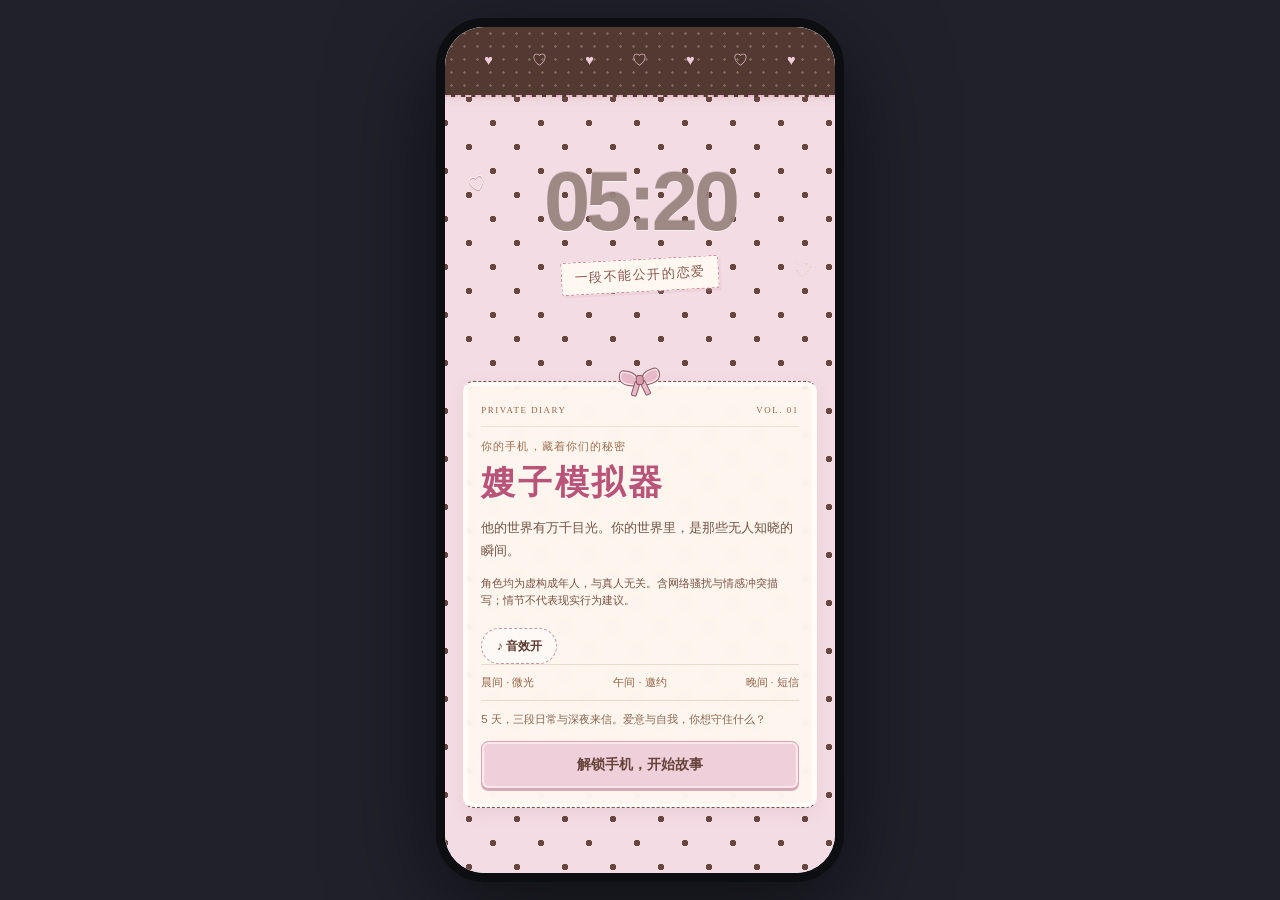
<file: index.html>
<!doctype html><html lang="zh-CN"><head><meta charset="utf-8"><meta name="viewport" content="width=device-width,initial-scale=1,viewport-fit=cover"><link rel="icon" href="icons/icon-192.png"><link rel="apple-touch-icon" sizes="180x180" href="icons/apple-touch-icon.png"><link rel="manifest" href="manifest.webmanifest"><meta name="theme-color" content="#FDF2F5"><meta name="mobile-web-app-capable" content="yes"><meta name="apple-mobile-web-app-capable" content="yes"><meta name="apple-mobile-web-app-status-bar-style" content="default"><meta name="apple-mobile-web-app-title" content="嫂子模拟器"><title>嫂子模拟器 · 互动故事</title><meta name="description" content="一段不能公开的恋爱。五天的虚构互动故事，在微光、微聊和短信之间作出自己的选择。"><style>*{box-sizing:border-box}body{margin:0;background:#20212a;min-height:100vh;display:flex;justify-content:center;align-items:center;padding:18px;font-family:-apple-system,BlinkMacSystemFont,'Microsoft YaHei',sans-serif}.phone{width:408px;height:min(890px,calc(100vh - 36px));border:9px solid #0d0e12;border-radius:48px;overflow:hidden;box-shadow:0 25px 100px #0008}iframe{width:100%;height:100%;border:0;display:block}@media(max-width:480px){body{padding:env(safe-area-inset-top) 0 env(safe-area-inset-bottom);background:#f4dce4}.phone{width:100%;height:100vh;height:calc(100dvh - env(safe-area-inset-top) - env(safe-area-inset-bottom));border:0;border-radius:0;box-shadow:none}}@media(display-mode:standalone){body{padding:env(safe-area-inset-top) 0 env(safe-area-inset-bottom);background:#FDF2F5}.phone{width:100%;height:calc(100dvh - env(safe-area-inset-top) - env(safe-area-inset-bottom));border:0;border-radius:0;box-shadow:none}}html.standalone body{padding:env(safe-area-inset-top) 0 env(safe-area-inset-bottom);background:#FDF2F5}html.standalone .phone{width:100%;height:calc(100dvh - env(safe-area-inset-top) - env(safe-area-inset-bottom));border:0;border-radius:0;box-shadow:none}</style></head><body><div class="phone"><iframe src="phone.html" title="嫂子模拟器互动故事"></iframe></div><script src="pwa.js"></script></body></html>
</file>
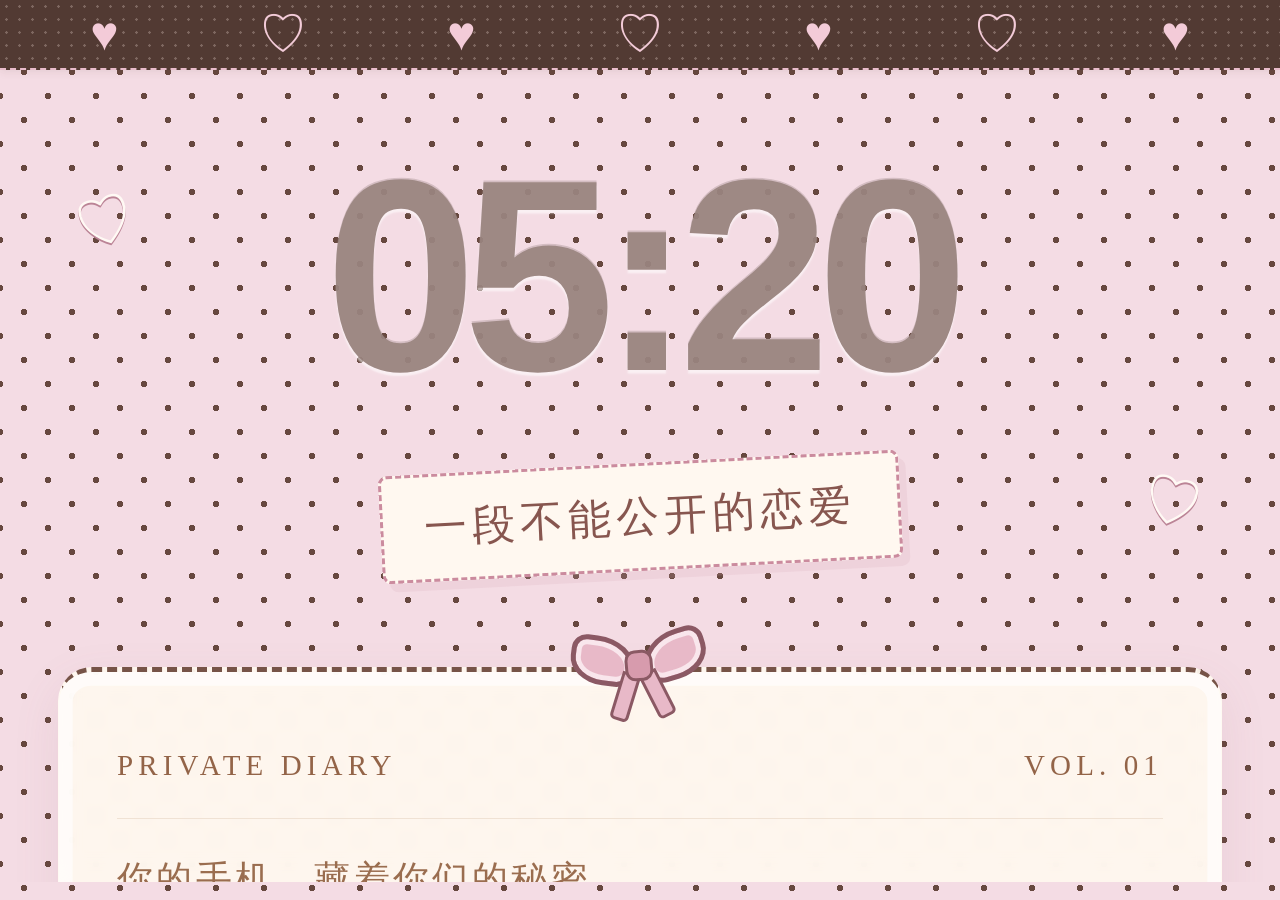
<file: phone.html>
<!doctype html>
<html lang="zh-CN"><head><meta charset="utf-8"><meta name="viewport" content="width=device-width,initial-scale=1,viewport-fit=cover"><title>嫂子模拟器 · 互动故事</title><link rel="stylesheet" href="app.css"><style>html,body{margin:0;padding:0}*{box-sizing:border-box}button{border:0;cursor:pointer;font-family:inherit}button:focus-visible{outline:2px solid #976580;outline-offset:3px}button:disabled{cursor:not-allowed}.native-scroll{display:block;overflow-y:auto;overflow-x:hidden;scrollbar-width:none}.native-scroll::-webkit-scrollbar{display:none}.modal-scroll{height:auto}#app{height:100vh;height:100dvh}</style></head><body><main id="app"></main><script src="template.js"></script><script src="runtime.js"></script><script src="game-loader.js"></script><script src="game-content.js"></script><script src="game-core.js"></script><script src="game-page.js"></script></body></html>
</file>
<file: app.css>
body{height:100%;background:#f2f2f7;font-family:-apple-system,BlinkMacSystemFont,"Helvetica Neue","PingFang SC","Microsoft YaHei",sans-serif;color:#1c1c1e;font-size:calc(28 * 100vw / 750);line-height:1.5}view,text,button,scroll-view,image{box-sizing:border-box}button{padding:0;margin:0;border:0;border-radius:0;background:transparent;color:inherit;font:inherit;line-height:inherit}button::after{border:0}button[disabled]{opacity:.38}image{display:block}text{overflow-wrap:break-word}

.phone{height:100%;display:flex;flex-direction:column;overflow:hidden;background:#fff;position:relative}.wallpaper{background:radial-gradient(ellipse at 0% 85%,#e5a2a9 0,transparent 52%),radial-gradient(ellipse at 100% 20%,#a28eea 0,transparent 60%),linear-gradient(155deg,#17204b,#666db3 60%,#b595c0);color:#fff}.status{height:calc(100 * 100vw / 750);min-height:calc(100 * 100vw / 750);padding:calc(20 * 100vw / 750) calc(42 * 100vw / 750) 0;display:flex;align-items:center;justify-content:space-between;position:relative;padding-top:0}.clock{font-weight:650;font-size:calc(30 * 100vw / 750)}.island{position:absolute;left:50%;top:calc(18 * 100vw / 750);transform:translateX(-50%);width:calc(176 * 100vw / 750);height:calc(50 * 100vw / 750);background:#090909;border-radius:calc(40 * 100vw / 750)}.signals{display:flex;align-items:center;gap:calc(9 * 100vw / 750);font-size:calc(23 * 100vw / 750);font-weight:700}.battery{width:calc(40 * 100vw / 750);height:calc(21 * 100vw / 750);border:calc(2 * 100vw / 750) solid currentColor;border-radius:calc(6 * 100vw / 750);position:relative}.battery::before{content:'';position:absolute;inset:calc(3 * 100vw / 750);background:currentColor;border-radius:calc(2 * 100vw / 750)}.battery::after{content:'';position:absolute;right:calc(-6 * 100vw / 750);top:calc(5 * 100vw / 750);width:calc(3 * 100vw / 750);height:calc(7 * 100vw / 750);background:currentColor}.home-indicator{flex-shrink:0;width:calc(250 * 100vw / 750);height:calc(9 * 100vw / 750);background:currentColor;border-radius:calc(8 * 100vw / 750);align-self:center;margin:calc(16 * 100vw / 750) 0 calc(12 * 100vw / 750);opacity:.85}.body-scroll{height:0;flex:1;min-height:0;width:100%}.home-content{padding:calc(16 * 100vw / 750) calc(36 * 100vw / 750) calc(34 * 100vw / 750)}.home-date{display:flex;align-items:center;justify-content:space-between;margin:calc(8 * 100vw / 750) calc(4 * 100vw / 750) calc(28 * 100vw / 750);font-size:calc(34 * 100vw / 750);font-weight:600}.home-period{font-size:calc(23 * 100vw / 750);font-weight:400;opacity:.8}.widgets{display:flex;flex-wrap:wrap;justify-content:space-between}.widget{width:calc((100% - calc(24 * 100vw / 750))/2);height:calc(318 * 100vw / 750);border-radius:calc(42 * 100vw / 750);padding:calc(26 * 100vw / 750) calc(28 * 100vw / 750);background:#f6f4fa;color:#292633;box-shadow:0 calc(5 * 100vw / 750) calc(18 * 100vw / 750) #1d174314;display:flex;flex-direction:column;margin-bottom:calc(24 * 100vw / 750)}.widget-label{font-size:calc(25 * 100vw / 750);font-weight:650}.widget-value{font-size:calc(76 * 100vw / 750);letter-spacing:calc(-4 * 100vw / 750);font-weight:650;line-height:1.4;margin-top:calc(12 * 100vw / 750)}.unit{font-size:calc(32 * 100vw / 750);margin-left:calc(4 * 100vw / 750);letter-spacing:0}.widget-caption{font-size:calc(23 * 100vw / 750);opacity:.75;margin-top:auto}.exposure{background:#fff5e7;color:#986019}.affection{background:#ffeff4;color:#b43d66}.sanity{background:#edf5ff;color:#306fbd}.agenda{background:#f0eefb;color:#484172}.meter{height:calc(8 * 100vw / 750);border-radius:calc(10 * 100vw / 750);background:#0000000d;margin:calc(5 * 100vw / 750) 0 calc(18 * 100vw / 750);overflow:hidden}.meter-fill{height:100%;border-radius:calc(10 * 100vw / 750);background:currentColor}.agenda-row{display:flex;justify-content:space-between;font-size:calc(25 * 100vw / 750);margin-top:calc(22 * 100vw / 750);opacity:.55}.agenda-row.current{opacity:1;font-weight:650}.agenda-row text:last-child{font-size:calc(22 * 100vw / 750)}.apps{display:flex;justify-content:space-between;margin:calc(18 * 100vw / 750) 0 calc(24 * 100vw / 750)}.app{width:calc(132 * 100vw / 750);color:#fff;display:flex;flex-direction:column;align-items:center;font-size:calc(24 * 100vw / 750);text-shadow:0 calc(2 * 100vw / 750) calc(4 * 100vw / 750) #0004}.app-icon{height:calc(112 * 100vw / 750);width:calc(112 * 100vw / 750);border-radius:calc(26 * 100vw / 750);position:relative;display:flex;align-items:center;justify-content:center;box-shadow:0 calc(8 * 100vw / 750) calc(14 * 100vw / 750) #25204820;text-shadow:none;margin-bottom:calc(12 * 100vw / 750)}.social-icon{background:linear-gradient(#ffb14c,#ff6544);font-size:calc(85 * 100vw / 750);line-height:1;color:#fff}.icon-spark{position:absolute;border:calc(5 * 100vw / 750) solid #fff;border-left-color:transparent;border-bottom-color:transparent;right:calc(20 * 100vw / 750);top:calc(15 * 100vw / 750);width:calc(29 * 100vw / 750);height:calc(29 * 100vw / 750);border-radius:50%}.chat-icon{background:linear-gradient(#55dc7c,#24ba56)}.chat-logo{position:absolute;background:white;border-radius:50%;width:calc(61 * 100vw / 750);height:calc(48 * 100vw / 750);top:calc(25 * 100vw / 750);left:calc(17 * 100vw / 750)}.chat-logo::after{content:'';position:absolute;border:calc(10 * 100vw / 750) solid transparent;border-top-color:white;left:calc(6 * 100vw / 750);bottom:calc(-13 * 100vw / 750);transform:rotate(20deg)}.chat-logo.small{width:calc(48 * 100vw / 750);height:calc(38 * 100vw / 750);background:#e3ffe9;top:calc(52 * 100vw / 750);left:calc(50 * 100vw / 750);box-shadow:calc(-2 * 100vw / 750) calc(-2 * 100vw / 750) 0 #2bc45e}.chat-logo.small::after{left:calc(29 * 100vw / 750);border-top-color:#e3ffe9}.sms-icon{background:linear-gradient(#75df90,#35bd63)}.message-logo{height:calc(61 * 100vw / 750);width:calc(77 * 100vw / 750);background:#fff;border-radius:50%;position:relative}.message-logo::after{content:'';position:absolute;bottom:calc(-11 * 100vw / 750);left:calc(9 * 100vw / 750);border:calc(13 * 100vw / 750) solid transparent;border-top-color:#fff;transform:rotate(18deg)}.notes-icon{background:linear-gradient(#ffd352 0 28%,#fff 28%);color:#b0b3ba;font-size:calc(82 * 100vw / 750);padding-top:calc(20 * 100vw / 750)}.badge{position:absolute;right:calc(-8 * 100vw / 750);top:calc(-9 * 100vw / 750);background:#ff3b30;min-width:calc(35 * 100vw / 750);height:calc(35 * 100vw / 750);border-radius:calc(30 * 100vw / 750);font-size:calc(23 * 100vw / 750);line-height:calc(35 * 100vw / 750);text-align:center;color:white}.app-wait{opacity:.55}.home-hint{display:flex;flex-direction:column;text-align:center;font-size:calc(21 * 100vw / 750);opacity:.85}.home-hint text{margin-top:calc(8 * 100vw / 750)}.taskbar{flex-shrink:0;margin:0 calc(24 * 100vw / 750);padding:calc(22 * 100vw / 750) calc(24 * 100vw / 750);background:#fff;color:#1c1c1e;border-radius:calc(26 * 100vw / 750);box-shadow:0 calc(2 * 100vw / 750) calc(20 * 100vw / 750) #0000000b;border:calc(1 * 100vw / 750) solid #ececf1}.task-label{display:block;font-size:calc(20 * 100vw / 750);color:#7b7b85;margin-bottom:calc(3 * 100vw / 750)}.task-goal{display:block;font-size:calc(25 * 100vw / 750);font-weight:550}.task-button{background:#007aff;border-radius:calc(18 * 100vw / 750);color:#fff;font-size:calc(26 * 100vw / 750);font-weight:600;margin-top:calc(15 * 100vw / 750);padding:calc(15 * 100vw / 750) calc(12 * 100vw / 750);width:100%}.navbar{height:calc(88 * 100vw / 750);min-height:calc(88 * 100vw / 750);display:flex;align-items:center;border-bottom:calc(1 * 100vw / 750) solid #e6e6eb;padding:0 calc(28 * 100vw / 750);position:relative;background:#fafafc}.back{color:#007aff;font-size:calc(28 * 100vw / 750);text-align:left;min-width:calc(160 * 100vw / 750)}.nav-title{position:absolute;left:50%;transform:translateX(-50%);font-weight:650;font-size:calc(31 * 100vw / 750)}.nav-day{margin-left:auto;font-size:calc(22 * 100vw / 750);color:#86868e}.social-tabs{display:flex;justify-content:space-around;padding:calc(24 * 100vw / 750) calc(60 * 100vw / 750) calc(18 * 100vw / 750);font-size:calc(31 * 100vw / 750);color:#888}.selected{font-weight:650;color:#202024;border-bottom:calc(6 * 100vw / 750) solid #ff542f;padding-bottom:calc(10 * 100vw / 750)}.search{margin:0 calc(26 * 100vw / 750);background:#f3f3f5;border-radius:calc(15 * 100vw / 750);font-size:calc(24 * 100vw / 750);color:#85858b;padding:calc(13 * 100vw / 750) calc(18 * 100vw / 750);overflow:hidden;white-space:nowrap}.hot-row{padding:calc(24 * 100vw / 750) calc(28 * 100vw / 750);font-size:calc(24 * 100vw / 750);display:flex;align-items:center;color:#333}.hot-icon{background:#ff5635;color:#fff;font-size:calc(20 * 100vw / 750);border-radius:calc(6 * 100vw / 750);padding:0 calc(5 * 100vw / 750);margin-right:calc(12 * 100vw / 750)}.hot-end{margin-left:auto;color:#999;font-size:calc(20 * 100vw / 750)}.feed-note{background:#fff7f0;color:#af6c3e;padding:calc(12 * 100vw / 750) calc(26 * 100vw / 750);font-size:calc(22 * 100vw / 750)}.post{padding:calc(26 * 100vw / 750) calc(28 * 100vw / 750) 0;border-bottom:calc(14 * 100vw / 750) solid #f3f3f5}.post-head{display:flex;align-items:center;margin-bottom:calc(18 * 100vw / 750)}.avatar{width:calc(78 * 100vw / 750);height:calc(78 * 100vw / 750);flex-shrink:0;border-radius:50%;object-fit:cover;margin-right:calc(16 * 100vw / 750)}.letter{display:flex;align-items:center;justify-content:center;font-size:calc(32 * 100vw / 750)}.pink{background:#fde5ed;color:#b96381}.brown{background:#efe4d5;color:#977f6a}.gray{background:#e5e6eb;color:#777}.green{background:#dceee1;color:#779a7f}.author-info{flex:1}.author{font-weight:550;font-size:calc(27 * 100vw / 750)}.verified{color:#f5ab20;font-weight:bold;font-size:calc(20 * 100vw / 750);margin-left:calc(10 * 100vw / 750)}.post-meta{display:block;font-size:calc(20 * 100vw / 750);color:#9b9ba0;margin-top:calc(3 * 100vw / 750)}.post-menu{color:#8e8e94}.post-text{display:block;line-height:1.65;font-size:calc(28 * 100vw / 750);white-space:pre-wrap}.post-image{width:100%;height:calc(530 * 100vw / 750);border-radius:calc(12 * 100vw / 750);margin:calc(18 * 100vw / 750) 0 calc(2 * 100vw / 750);object-fit:cover}.post-actions{display:flex;align-items:center;justify-content:space-around;height:calc(88 * 100vw / 750);font-size:calc(24 * 100vw / 750);color:#7c7c84}.like{font-size:calc(24 * 100vw / 750);padding:calc(20 * 100vw / 750) calc(10 * 100vw / 750);min-width:calc(140 * 100vw / 750)}.liked{color:#fa623e}.feed-end{display:block;text-align:center;color:#999;font-size:calc(22 * 100vw / 750);padding:calc(30 * 100vw / 750)}.chat-scroll{background:#ededed}.chat-content{padding:calc(24 * 100vw / 750) calc(24 * 100vw / 750) calc(40 * 100vw / 750)}.chat-time{display:block;text-align:center;color:#999;font-size:calc(21 * 100vw / 750);margin:calc(16 * 100vw / 750) 0 calc(32 * 100vw / 750)}.bubble-row{display:flex;align-items:flex-start;margin-bottom:calc(28 * 100vw / 750)}.chat-avatar{width:calc(74 * 100vw / 750);height:calc(74 * 100vw / 750);border-radius:calc(9 * 100vw / 750);flex-shrink:0;object-fit:cover;margin-right:calc(16 * 100vw / 750)}.bubble{padding:calc(20 * 100vw / 750) calc(22 * 100vw / 750);border-radius:calc(12 * 100vw / 750);max-width:calc(100% - calc(106 * 100vw / 750));font-size:calc(29 * 100vw / 750);line-height:1.65;position:relative}.incoming{background:white}.sender{display:block;font-size:calc(21 * 100vw / 750);color:#999;margin-bottom:calc(8 * 100vw / 750)}.outgoing-row{justify-content:flex-end}.outgoing{background:#95ec69;margin-right:calc(16 * 100vw / 750)}.me-avatar{background:#ddd7ef;color:#7d739d;display:flex;align-items:center;justify-content:center;font-size:calc(27 * 100vw / 750);margin-right:0}.reply-box{margin:calc(22 * 100vw / 750) 0 calc(30 * 100vw / 750) calc(90 * 100vw / 750);background:#fafafa;border-radius:calc(18 * 100vw / 750);padding:calc(22 * 100vw / 750)}.reply-label{display:block;font-size:calc(23 * 100vw / 750);color:#888;margin-bottom:calc(16 * 100vw / 750)}.talk-option{display:block;text-align:left;background:#e6f4e2;color:#245725;padding:calc(20 * 100vw / 750);border-radius:calc(12 * 100vw / 750);width:100%;margin-bottom:calc(12 * 100vw / 750);font-size:calc(26 * 100vw / 750)}.tiny{display:block;font-size:calc(21 * 100vw / 750);color:#96969d;line-height:1.6}.invite{background:#fff;border-radius:calc(24 * 100vw / 750);padding:calc(28 * 100vw / 750);margin-top:calc(36 * 100vw / 750);border:calc(1 * 100vw / 750) solid #e2e2e5}.invite-label{font-size:calc(22 * 100vw / 750);color:#ab8246;border-bottom:calc(1 * 100vw / 750) solid #f0ece5;padding-bottom:calc(18 * 100vw / 750);margin-bottom:calc(18 * 100vw / 750)}.invite-title{display:block;font-size:calc(34 * 100vw / 750);font-weight:650}.invite-message{display:block;font-size:calc(27 * 100vw / 750);line-height:1.7;margin:calc(14 * 100vw / 750) 0 calc(24 * 100vw / 750);color:#65656d}.choice{background:#f5f5f7;border:calc(1 * 100vw / 750) solid #e4e4e8;border-radius:calc(14 * 100vw / 750);display:block;width:100%;text-align:left;padding:calc(22 * 100vw / 750);margin:calc(14 * 100vw / 750) 0;font-size:calc(27 * 100vw / 750)}.message-content{padding:calc(24 * 100vw / 750) calc(32 * 100vw / 750) calc(40 * 100vw / 750)}.contact-avatar{width:calc(106 * 100vw / 750);height:calc(106 * 100vw / 750);border-radius:50%;background:linear-gradient(#aeb3bc,#8e939d);color:#fff;display:flex;align-items:center;justify-content:center;font-size:calc(45 * 100vw / 750);margin:0 auto calc(14 * 100vw / 750)}.contact-name{display:block;text-align:center;font-size:calc(24 * 100vw / 750);margin-bottom:calc(36 * 100vw / 750)}.sms-bubble{background:#e9e9eb;border-radius:calc(28 * 100vw / 750) calc(28 * 100vw / 750) calc(28 * 100vw / 750) calc(8 * 100vw / 750);padding:calc(24 * 100vw / 750) calc(26 * 100vw / 750);max-width:92%;font-size:calc(29 * 100vw / 750);line-height:1.65}.sms-options{margin-top:calc(44 * 100vw / 750)}.sms-choice{border:calc(2 * 100vw / 750) solid #007aff;border-radius:calc(32 * 100vw / 750);color:#007aff;padding:calc(20 * 100vw / 750) calc(24 * 100vw / 750);margin-bottom:calc(18 * 100vw / 750);display:block;width:100%;font-size:calc(26 * 100vw / 750);text-align:left}.skip{color:#8a8a91;font-size:calc(25 * 100vw / 750);padding:calc(28 * 100vw / 750) 0;display:block;width:100%;margin-top:calc(10 * 100vw / 750)}.journal-content{padding:calc(32 * 100vw / 750)}.section-title{display:block;font-size:calc(56 * 100vw / 750);font-weight:700;margin-bottom:calc(8 * 100vw / 750)}.history-row{padding:calc(28 * 100vw / 750) 0;border-bottom:calc(1 * 100vw / 750) solid #eee}.history-title{display:block;font-size:calc(28 * 100vw / 750);font-weight:600;margin:calc(8 * 100vw / 750) 0}.history-note{display:block;color:#777780;font-size:calc(25 * 100vw / 750);line-height:1.7}.effect{display:block;font-size:calc(22 * 100vw / 750);color:#5274a3;margin-top:calc(16 * 100vw / 750);line-height:1.7}.empty{display:block;padding:calc(80 * 100vw / 750) 0;color:#888}.overlay{position:absolute;inset:0;z-index:20;background:#0006;display:flex;align-items:center;justify-content:center;padding:calc(32 * 100vw / 750) calc(26 * 100vw / 750);color:#1c1c1e}.sheet{width:100%;max-height:88%;display:flex;flex-direction:column;overflow:hidden;background:#fff;border-radius:calc(30 * 100vw / 750);box-shadow:0 calc(20 * 100vw / 750) calc(80 * 100vw / 750) #0003}.sheet-top{display:flex;align-items:center;justify-content:space-between;padding:calc(24 * 100vw / 750) calc(28 * 100vw / 750);border-bottom:calc(1 * 100vw / 750) solid #ededf1;flex-shrink:0;font-size:calc(26 * 100vw / 750);font-weight:550}.close{width:calc(58 * 100vw / 750);height:calc(58 * 100vw / 750);border-radius:50%;background:#f1f1f4;font-size:calc(42 * 100vw / 750);line-height:calc(52 * 100vw / 750);color:#8a8a93}.sheet-scroll{height:calc(760 * 100vw / 750);max-height:65vh;min-height:0}.cards-body,.result-body,.captcha-body{padding:calc(30 * 100vw / 750)}.sheet-title{display:block;font-size:calc(39 * 100vw / 750);font-weight:700;line-height:1.4;margin-bottom:calc(18 * 100vw / 750)}.muted{display:block;color:#85858d;font-size:calc(25 * 100vw / 750);line-height:1.8;white-space:pre-line}.blind-cards{display:flex;justify-content:space-between;margin:calc(38 * 100vw / 750) 0 calc(26 * 100vw / 750)}.blind-card{width:31.5%;min-width:0;height:calc(290 * 100vw / 750);background:#252c4b;color:#fff;border-radius:calc(19 * 100vw / 750);padding:calc(17 * 100vw / 750);display:flex;flex-direction:column;align-items:center;box-shadow:0 calc(6 * 100vw / 750) calc(12 * 100vw / 750) #20274120;border:calc(2 * 100vw / 750) solid #535976}.card-number{align-self:flex-start;font-size:calc(22 * 100vw / 750);color:#a6aecb}.card-seal{font-size:calc(62 * 100vw / 750);color:#d8c3e8;margin:calc(17 * 100vw / 750) 0}.card-label{font-size:calc(25 * 100vw / 750);font-weight:550}.card-hint{font-size:calc(19 * 100vw / 750);color:#b2b7cc;margin-top:calc(13 * 100vw / 750)}.result-row{background:#f6f7fa;padding:calc(22 * 100vw / 750);border-radius:calc(18 * 100vw / 750);margin:calc(16 * 100vw / 750) 0}.primary{display:block;width:100%;padding:calc(24 * 100vw / 750) calc(18 * 100vw / 750);background:#007aff;border-radius:calc(22 * 100vw / 750);color:white;font-size:calc(28 * 100vw / 750);font-weight:600;margin-top:calc(28 * 100vw / 750)}.subtle{display:block;width:100%;padding:calc(26 * 100vw / 750);color:#8d8d95;font-size:calc(25 * 100vw / 750)}.notice{position:absolute;z-index:40;top:calc(110 * 100vw / 750);left:calc(24 * 100vw / 750);right:calc(24 * 100vw / 750);background:#30323a;color:#fff;font-size:calc(24 * 100vw / 750);padding:calc(22 * 100vw / 750);border-radius:calc(16 * 100vw / 750);box-shadow:0 calc(8 * 100vw / 750) calc(30 * 100vw / 750) #0002}.save-warning{background:#fff2d7;color:#805a18;font-size:calc(21 * 100vw / 750);padding:calc(12 * 100vw / 750) calc(26 * 100vw / 750);display:flex}.save-warning button{color:#007aff;min-width:calc(70 * 100vw / 750)}.welcome{flex:1;min-height:0;overflow:auto;padding:calc(24 * 100vw / 750) calc(34 * 100vw / 750) calc(32 * 100vw / 750);display:flex;flex-direction:column;align-items:center}.welcome-date{font-size:calc(34 * 100vw / 750);margin-top:calc(18 * 100vw / 750)}.lock-time{font-size:calc(142 * 100vw / 750);font-weight:650;letter-spacing:calc(-8 * 100vw / 750);line-height:1.25}.welcome-card{background:#f8f8fcee;border-radius:calc(36 * 100vw / 750);padding:calc(36 * 100vw / 750);color:#242631;margin-top:auto;width:100%}.eyebrow{display:block;font-size:calc(23 * 100vw / 750);letter-spacing:calc(3 * 100vw / 750);color:#83869a}.welcome-title{display:block;font-size:calc(51 * 100vw / 750);font-weight:700;margin-top:calc(12 * 100vw / 750)}.welcome-copy{display:block;font-size:calc(28 * 100vw / 750);line-height:1.8;white-space:pre-line;margin:calc(18 * 100vw / 750) 0 calc(26 * 100vw / 750);color:#686b7c}.intro-steps{display:flex;justify-content:space-between;border-top:calc(1 * 100vw / 750) solid #dddfe8;border-bottom:calc(1 * 100vw / 750) solid #dddfe8;padding:calc(22 * 100vw / 750) 0;font-size:calc(23 * 100vw / 750);margin-bottom:calc(20 * 100vw / 750)}.ending-page{padding:calc(60 * 100vw / 750) calc(42 * 100vw / 750);color:#292a36;background:#fafafc;min-height:100%}.ending-title{display:block;font-size:calc(55 * 100vw / 750);font-weight:700;line-height:1.4;margin:calc(30 * 100vw / 750) 0 calc(12 * 100vw / 750)}.ending-sub{display:block;color:#848797;font-size:calc(27 * 100vw / 750)}.end-stats{display:flex;justify-content:space-between;background:#efeff6;border-radius:calc(16 * 100vw / 750);padding:calc(22 * 100vw / 750) calc(18 * 100vw / 750);font-size:calc(23 * 100vw / 750);margin:calc(36 * 100vw / 750) 0}.story{display:block;font-size:calc(29 * 100vw / 750);line-height:1.95}.quote{display:block;margin:calc(36 * 100vw / 750) 0;font-size:calc(25 * 100vw / 750);line-height:1.9;color:#828596;border-left:calc(4 * 100vw / 750) solid #d8d7e5;padding-left:calc(24 * 100vw / 750)}
@media(max-height:650px){.widget{padding:calc(22 * 100vw / 750)}.widget-value{font-size:calc(66 * 100vw / 750)}.agenda-row{margin-top:calc(18 * 100vw / 750)}.apps{margin-top:calc(12 * 100vw / 750)}.taskbar{padding:calc(16 * 100vw / 750) calc(22 * 100vw / 750)}.task-button{padding:calc(12 * 100vw / 750);margin-top:calc(10 * 100vw / 750)}.status{height:calc(90 * 100vw / 750);min-height:calc(90 * 100vw / 750)}.lock-time{font-size:calc(115 * 100vw / 750)}.welcome-card{padding:calc(28 * 100vw / 750)}.welcome-copy{margin:calc(12 * 100vw / 750) 0 calc(18 * 100vw / 750)}.sheet-scroll{max-height:62vh}}
.widget{width:calc((100% - calc(32 * 100vw / 750))/3);height:calc(215 * 100vw / 750);padding:calc(20 * 100vw / 750) calc(18 * 100vw / 750);border-radius:calc(32 * 100vw / 750)}.widget-label{font-size:calc(22 * 100vw / 750)}.widget-value{font-size:calc(54 * 100vw / 750);margin-top:calc(8 * 100vw / 750);letter-spacing:calc(-2 * 100vw / 750)}.widget-caption{font-size:calc(20 * 100vw / 750)}.meter{margin:calc(4 * 100vw / 750) 0 calc(8 * 100vw / 750)}.agenda{width:100%;height:calc(190 * 100vw / 750);flex-direction:row;flex-wrap:wrap;align-content:center;justify-content:space-between;padding:calc(26 * 100vw / 750)}.agenda .widget-label{width:100%;margin-bottom:calc(15 * 100vw / 750)}.agenda-row{width:30%;margin:0;flex-direction:column;font-size:calc(26 * 100vw / 750)}.agenda-row text:last-child{font-size:calc(20 * 100vw / 750);margin-top:calc(7 * 100vw / 750)}.apps{margin-top:calc(24 * 100vw / 750);margin-bottom:calc(32 * 100vw / 750)}
/* Reference-led palette: warm paper, graphite, faded rose; the phone remains familiar. */
.wallpaper{background:radial-gradient(ellipse at 0% 0%,#ddd5d0,transparent 55%),radial-gradient(ellipse at 100% 65%,#f2e9eb,transparent 65%),linear-gradient(#f5f2ef,#fbfaf9);color:#333133}.status{color:#353233}.island{display:none}.home-content{padding:calc(4 * 100vw / 750) calc(34 * 100vw / 750) calc(28 * 100vw / 750)}.home-date{margin:calc(4 * 100vw / 750) 0 calc(20 * 100vw / 750);align-items:baseline}.home-wordmark{font-family:Georgia,"Times New Roman",serif;font-size:calc(34 * 100vw / 750);font-style:italic;font-weight:400;letter-spacing:calc(-1 * 100vw / 750)}.home-period{color:#8c8382;font-size:calc(21 * 100vw / 750)}.paper-hero{position:relative;height:calc(218 * 100vw / 750);border-radius:calc(30 * 100vw / 750);margin-bottom:calc(26 * 100vw / 750);background:#f5f1ec;overflow:hidden;border:calc(1 * 100vw / 750) solid #fff;box-shadow:0 calc(4 * 100vw / 750) calc(14 * 100vw / 750) #70645908}.hero-photo{position:absolute;inset:0;width:100%;height:100%;object-fit:cover}.hero-copy{position:relative;padding:calc(25 * 100vw / 750) calc(30 * 100vw / 750)}.hero-eyebrow{display:block;font-size:calc(17 * 100vw / 750);letter-spacing:calc(3 * 100vw / 750);color:#8a827b;margin-bottom:calc(15 * 100vw / 750)}.hero-title{display:block;font-family:"Songti SC",SimSun,serif;font-size:calc(37 * 100vw / 750);line-height:1.35;letter-spacing:calc(5 * 100vw / 750);color:#5b504b}.hero-sub{display:block;font-family:Georgia,serif;font-style:italic;font-size:calc(16 * 100vw / 750);color:#948b83;margin-top:calc(14 * 100vw / 750)}.widget{background:#fff;color:#57504f;border-radius:calc(30 * 100vw / 750);box-shadow:0 calc(6 * 100vw / 750) calc(18 * 100vw / 750) #7c656006;border:calc(1 * 100vw / 750) solid #ffffffb0}.exposure{background:#f5f2ef;color:#625c55}.affection{background:#f4e9ec;color:#80616b}.sanity{background:#eff0ee;color:#626c64}.widget-label{font-size:calc(22 * 100vw / 750);font-weight:500}.widget-value{font-family:Georgia,"Times New Roman",serif;font-size:calc(60 * 100vw / 750);font-weight:400;line-height:1.2;letter-spacing:calc(-2 * 100vw / 750)}.widget-caption{font-size:calc(19 * 100vw / 750);opacity:1;color:#9a918d}.meter{height:calc(4 * 100vw / 750);opacity:.65}.agenda{background:transparent;border:calc(1 * 100vw / 750) solid #c4b7b54d;border-radius:calc(26 * 100vw / 750);height:calc(154 * 100vw / 750);padding:calc(19 * 100vw / 750) calc(26 * 100vw / 750);color:#89807e;margin-bottom:calc(16 * 100vw / 750)}.agenda .widget-label{font-size:calc(20 * 100vw / 750);letter-spacing:calc(2 * 100vw / 750);margin-bottom:calc(10 * 100vw / 750)}.agenda-row{font-size:calc(24 * 100vw / 750)}.agenda-row.current{color:#514747}.agenda-row text:last-child{margin-top:calc(2 * 100vw / 750);font-size:calc(19 * 100vw / 750)}.apps{padding:0 calc(6 * 100vw / 750);margin:calc(18 * 100vw / 750) 0 calc(22 * 100vw / 750)}.app{color:#4f4947;text-shadow:none;font-size:calc(23 * 100vw / 750)}.app-icon{width:calc(99 * 100vw / 750);height:calc(99 * 100vw / 750);border-radius:calc(25 * 100vw / 750);background:#ffffff;color:#403b3a;box-shadow:0 calc(4 * 100vw / 750) calc(10 * 100vw / 750) #6856540a;border:calc(1 * 100vw / 750) solid #ddd8d64d}.social-icon{font-size:calc(72 * 100vw / 750);background:radial-gradient(circle at 20% 20%,#fcf5f5,#ece0e4);color:#695257}.icon-spark{border-top-color:#695257;border-right-color:#695257;border-width:calc(4 * 100vw / 750);width:calc(25 * 100vw / 750);height:calc(25 * 100vw / 750);top:calc(13 * 100vw / 750);right:calc(18 * 100vw / 750)}.chat-icon{background:#faf9f7}.chat-logo{background:#514b47;width:calc(56 * 100vw / 750);height:calc(43 * 100vw / 750);left:calc(13 * 100vw / 750);top:calc(24 * 100vw / 750)}.chat-logo::after{border-top-color:#514b47}.chat-logo.small{background:#837a73;box-shadow:calc(-2 * 100vw / 750) calc(-2 * 100vw / 750) 0 #faf9f7;left:calc(43 * 100vw / 750);top:calc(47 * 100vw / 750);width:calc(44 * 100vw / 750);height:calc(35 * 100vw / 750)}.chat-logo.small::after{border-top-color:#837a73;left:calc(23 * 100vw / 750)}.sms-icon{background:#eef0ed}.message-logo{background:#687165;width:calc(67 * 100vw / 750);height:calc(52 * 100vw / 750)}.message-logo::after{border-top-color:#687165}.notes-icon{background:linear-gradient(#d7c8bd 0 26%,#fffdf8 26%);font-size:calc(68 * 100vw / 750);color:#ada093;padding-top:calc(12 * 100vw / 750)}.badge{background:#997782;font-size:calc(20 * 100vw / 750);min-width:calc(30 * 100vw / 750);height:calc(30 * 100vw / 750);line-height:calc(30 * 100vw / 750)}.app-wait{opacity:.5}.home-hint{font-size:calc(19 * 100vw / 750);color:#a29a95}.home-hint text{margin-top:calc(4 * 100vw / 750)}.taskbar{background:#fffdfb;border-color:#ece7e3;border-radius:calc(24 * 100vw / 750);margin:0 calc(24 * 100vw / 750);padding:calc(18 * 100vw / 750) calc(22 * 100vw / 750);box-shadow:0 calc(8 * 100vw / 750) calc(24 * 100vw / 750) #7963590a}.task-label{color:#a59993;font-size:calc(19 * 100vw / 750);letter-spacing:calc(1 * 100vw / 750)}.task-goal{color:#534b47;font-size:calc(24 * 100vw / 750);font-weight:500}.task-button,.primary{background:#62534f;color:#fffdfb;border-radius:calc(16 * 100vw / 750);font-weight:500;font-size:calc(26 * 100vw / 750);padding:calc(17 * 100vw / 750);margin-top:calc(14 * 100vw / 750)}.task-instruction{display:block;font-size:calc(21 * 100vw / 750);color:#a09087;margin-top:calc(12 * 100vw / 750)}.home-indicator{height:calc(7 * 100vw / 750);margin:calc(14 * 100vw / 750) 0 calc(12 * 100vw / 750);color:#554d49}.welcome{background:transparent}.welcome-date{font-family:"Songti SC",SimSun,serif;font-size:calc(29 * 100vw / 750);letter-spacing:calc(5 * 100vw / 750);color:#70645f}.lock-time{color:#645853;font-family:Georgia,serif;font-weight:400;letter-spacing:calc(-5 * 100vw / 750);font-size:calc(133 * 100vw / 750);margin-bottom:calc(40 * 100vw / 750)}.welcome-card{background:#fffcf8;border-radius:calc(28 * 100vw / 750);box-shadow:0 calc(10 * 100vw / 750) calc(32 * 100vw / 750) #7462570a;border:calc(1 * 100vw / 750) solid #fff}.welcome-title{font-family:"Songti SC",SimSun,serif;letter-spacing:calc(4 * 100vw / 750);color:#514742;font-size:calc(44 * 100vw / 750)}.welcome-copy{color:#8a7e78;font-size:calc(26 * 100vw / 750)}.eyebrow{color:#a0938c;font-size:calc(20 * 100vw / 750);letter-spacing:calc(2 * 100vw / 750)}.intro-steps{color:#746963;border-color:#ebe4df}.navbar{background:#fcfbfa;border-color:#ece8e5}.back{color:#877268}.nav-title{font-weight:550}.social-tabs{justify-content:space-between;align-items:center;padding:calc(22 * 100vw / 750) calc(29 * 100vw / 750) calc(16 * 100vw / 750)}.selected{font-size:calc(32 * 100vw / 750);border-color:#b78e88;border-width:calc(4 * 100vw / 750);padding-bottom:calc(9 * 100vw / 750)}.feed-date{font-size:calc(21 * 100vw / 750);color:#a99d95}.search{background:#f7f4f1;color:#a39891;font-size:calc(22 * 100vw / 750)}.hot-row{color:#807069;font-size:calc(22 * 100vw / 750)}.hot-icon{background:#b39385}.feed-note{background:#fcf8f3;color:#a09186;font-size:calc(21 * 100vw / 750)}.post{border-color:#f7f5f3;padding:calc(28 * 100vw / 750) calc(29 * 100vw / 750) 0}.post-text{font-size:calc(28 * 100vw / 750);line-height:1.75;color:#393433}.author{font-size:calc(26 * 100vw / 750)}.post-meta{font-size:calc(19 * 100vw / 750);color:#aaa09a}.avatar{width:calc(71 * 100vw / 750);height:calc(71 * 100vw / 750)}.letter{background:#f0e8e3;color:#83736c;font-family:Georgia,"Songti SC",serif;font-size:calc(32 * 100vw / 750)}.letter.idol{background:#e5e7e1;color:#777e6d}.letter.bot{background:#eee0e4;color:#977f88}.letter.market{background:#ede5d8;color:#9f8a6a}.letter.passer{background:#e9ece4;color:#86907a}.letter.anti{background:#e8e6e8;color:#8e8790}.letter.self{background:#f2e7e5;color:#b18f8a}.verified{color:#b89b72}.post-image{height:calc(460 * 100vw / 750);width:calc(460 * 100vw / 750);max-width:100%;border-radius:calc(12 * 100vw / 750);object-fit:cover;margin:calc(22 * 100vw / 750) 0 calc(18 * 100vw / 750)}.comment-preview{background:#f8f6f4;border-radius:calc(12 * 100vw / 750);padding:calc(18 * 100vw / 750) calc(20 * 100vw / 750);margin-top:calc(18 * 100vw / 750)}.comment-line{font-size:calc(23 * 100vw / 750);line-height:1.7;color:#77706b;margin-bottom:calc(8 * 100vw / 750)}.comment-line:last-child{margin-bottom:0}.comment-author{color:#857062;font-weight:550}.post-actions{color:#a69a93;height:calc(79 * 100vw / 750);font-size:calc(22 * 100vw / 750)}.like{font-size:calc(22 * 100vw / 750)}.liked{color:#ad727c}.chat-scroll{background:#f0eeeb}.invite{margin-top:calc(4 * 100vw / 750);border-radius:calc(19 * 100vw / 750);border-color:#e8e0d9;background:#fffdfa}.invite-label{color:#a08976;font-size:calc(21 * 100vw / 750)}.invite-title{font-size:calc(31 * 100vw / 750);font-weight:550}.invite-message{font-size:calc(26 * 100vw / 750);color:#80736b}.choice{background:#f5f0eb;border-color:#e9e1da;font-size:calc(26 * 100vw / 750);color:#69574c;border-radius:calc(12 * 100vw / 750)}.bubble{font-size:calc(28 * 100vw / 750);border-radius:calc(9 * 100vw / 750)}.incoming{background:#fffdfb}.outgoing{background:#dbe2cf}.talk-option{background:#e6e9df;color:#636e53;font-size:calc(25 * 100vw / 750)}.reply-box{background:#f9f8f4}.me-avatar{background:#e6d8d8;color:#997f80}.sms-choice{border:calc(1 * 100vw / 750) solid #b8a79b;color:#8b7160;font-size:calc(26 * 100vw / 750);background:#fffdfa}.sms-bubble{background:#efedeb;color:#544d48}.contact-avatar{background:linear-gradient(#cfcbc6,#aaa5a0)}.sheet{border-radius:calc(23 * 100vw / 750);background:#fffdfa}.sheet-top{border-color:#eee6df;font-size:calc(25 * 100vw / 750);color:#75665e}.close{background:#f3efeb;color:#a6988d;width:calc(52 * 100vw / 750);height:calc(52 * 100vw / 750);line-height:calc(47 * 100vw / 750)}.sheet-title{font-family:"Songti SC",SimSun,serif;font-size:calc(36 * 100vw / 750);color:#594a42}.blind-card{background:#f0e7e3;color:#77645c;border:calc(1 * 100vw / 750) solid #cab7ab;border-radius:calc(14 * 100vw / 750);box-shadow:0 calc(5 * 100vw / 750) calc(10 * 100vw / 750) #8264500c;height:calc(280 * 100vw / 750)}.card-number{color:#ac9588;font-family:Georgia,serif;font-size:calc(25 * 100vw / 750)}.card-seal{color:#a98383}.card-label{color:#76625a;font-size:calc(25 * 100vw / 750);font-weight:500}.card-hint{color:#b3a096}.cards .sheet-scroll{height:calc(620 * 100vw / 750)}.result-row{background:#f4f0eb;border-radius:calc(13 * 100vw / 750)}.effect{color:#927a67}.history-title{font-weight:550}.history-note{color:#918278}.ending-page{background:#fbf7f2;color:#594b43}.end-stats{background:#ece4db}.quote{color:#9a8676;border-color:#d7c7b9}.ending-title{font-family:"Songti SC",SimSun,serif;font-weight:550}.notice{background:#5e514b}
@media(max-height:650px){.paper-hero{height:calc(174 * 100vw / 750);margin-bottom:calc(20 * 100vw / 750)}.hero-copy{padding:calc(17 * 100vw / 750) calc(24 * 100vw / 750)}.hero-eyebrow{margin-bottom:calc(8 * 100vw / 750);font-size:calc(15 * 100vw / 750)}.hero-title{font-size:calc(31 * 100vw / 750)}.hero-sub{margin-top:calc(8 * 100vw / 750);font-size:calc(14 * 100vw / 750)}.home-wordmark{font-size:calc(29 * 100vw / 750)}.agenda{height:calc(135 * 100vw / 750);padding:calc(15 * 100vw / 750) calc(23 * 100vw / 750)}.apps{margin:calc(12 * 100vw / 750) 0 calc(14 * 100vw / 750)}.home-hint{display:none}.taskbar{padding:calc(15 * 100vw / 750) calc(20 * 100vw / 750)}.task-button{padding:calc(14 * 100vw / 750)}.widget{height:calc(215 * 100vw / 750)}.widget-value{font-size:calc(56 * 100vw / 750)}.home-date{margin-bottom:calc(15 * 100vw / 750)}}
.captcha-words .sheet-scroll{height:calc(550 * 100vw / 750)}.captcha-shapes .sheet-scroll{height:calc(600 * 100vw / 750)}.captcha-areas .sheet-scroll{height:calc(610 * 100vw / 750)}.primary,.task-button,.choice,.sms-choice,.talk-option{min-height:44px}.close{min-width:40px;min-height:40px;line-height:40px}.status{padding-bottom:calc(10 * 100vw / 750)}.captcha-photos .sheet-scroll{height:calc(665 * 100vw / 750)}.captcha-photos .captcha-body{padding-bottom:calc(16 * 100vw / 750)}

/* Exclusive ending scene: never shares the phone wallpaper or gameplay layer. */
.ending-root{position:relative;width:100%;height:100%;display:flex;flex-direction:column;overflow:hidden;background:#f8f3ef;color:#403936;box-sizing:border-box}.ending-root .ending-page{padding-top:calc(90 * 100vw / 750);padding-bottom:calc(70 * 100vw / 750)}.ending-restart{padding:calc(42 * 100vw / 750);box-sizing:border-box}.ending-restart .primary{margin-top:calc(32 * 100vw / 750)}


/* Native widget layout: pixel-sized window, one stable scrolling surface. */
.phone,.ending-root{width:100%;box-sizing:border-box;min-height:0}.status{height:50px;min-height:50px;flex-shrink:0;padding:8px 22px}.gameplay{display:flex;flex-direction:column;flex:1;min-height:0;overflow:hidden}.body-scroll{height:100%;flex:1;min-height:0}.navbar,.taskbar{flex-shrink:0}.home-indicator{display:none}.welcome-scroll{flex:1;min-height:0;width:100%}.welcome{min-height:100%;height:auto;overflow:visible;justify-content:center;padding:calc(20 * 100vw / 750) calc(34 * 100vw / 750) calc(24 * 100vw / 750)}.welcome-date{margin-top:0;font-size:calc(29 * 100vw / 750)}.lock-time{font-size:calc(122 * 100vw / 750);line-height:1.15;margin:calc(18 * 100vw / 750) 0 calc(34 * 100vw / 750);flex-shrink:0}.welcome-card{margin-top:0;flex-shrink:0;padding:calc(32 * 100vw / 750)}.welcome-title{font-size:calc(46 * 100vw / 750)}.welcome .primary{margin-top:calc(22 * 100vw / 750);min-height:48px}.home-content{padding-bottom:calc(24 * 100vw / 750)}.taskbar{margin-bottom:0}.overlay{top:0;right:0;bottom:0;left:0;padding:20px 13px}.sheet{max-height:100%}.sheet-scroll{flex-shrink:1}.ending-root .ending-page{padding-top:calc(40 * 100vw / 750);padding-bottom:calc(40 * 100vw / 750)}.status .island{display:none}
@media(min-height:780px){.welcome{padding-top:calc(38 * 100vw / 750);padding-bottom:calc(38 * 100vw / 750)}.lock-time{margin-top:calc(26 * 100vw / 750);margin-bottom:calc(56 * 100vw / 750)}.welcome-card{padding:calc(40 * 100vw / 750)}.welcome-copy{margin-top:calc(24 * 100vw / 750);margin-bottom:calc(32 * 100vw / 750)}.intro-steps{padding-top:calc(28 * 100vw / 750);padding-bottom:calc(28 * 100vw / 750)}}
@media(max-height:550px){.welcome{justify-content:flex-start}.welcome-date{font-size:calc(25 * 100vw / 750)}.lock-time{font-size:calc(82 * 100vw / 750);margin:calc(8 * 100vw / 750) 0 calc(18 * 100vw / 750)}.welcome-card{padding:calc(24 * 100vw / 750)}.welcome-title{font-size:calc(38 * 100vw / 750)}.intro-steps{padding:calc(14 * 100vw / 750) 0}.welcome-copy{margin:calc(12 * 100vw / 750) 0}.task-label{display:none}.taskbar{padding:calc(10 * 100vw / 750) calc(18 * 100vw / 750)}.task-button{margin-top:calc(8 * 100vw / 750)}.status{height:40px;min-height:40px}.navbar{height:40px;min-height:40px}}

/* Lock screen: sakura scrapbook. Opaque-enough cream remains readable without blur. */
.lock-screen.wallpaper{background-color:#f4dce4;background-image:radial-gradient(circle,#67483f 3px,transparent 3.5px),radial-gradient(circle,#67483f 3px,transparent 3.5px);background-size:48px 48px;background-position:0 0,24px 24px;color:#64483e}
.lock-screen .status{color:#74594f}
.lock-screen .welcome{padding:calc(30 * 100vw / 750) calc(34 * 100vw / 750) calc(34 * 100vw / 750);justify-content:center}
.lock-heading{position:relative;display:flex;flex-direction:column;align-items:center;flex-shrink:0;width:100%}
.lock-heading::before,.lock-heading::after{position:absolute;content:'♡';font-size:calc(35 * 100vw / 750);color:#fff9f4;text-shadow:0 calc(1 * 100vw / 750) 0 #bb8496;pointer-events:none}
.lock-heading::before{left:calc(10 * 100vw / 750);top:calc(22 * 100vw / 750);transform:rotate(-16deg)}
.lock-heading::after{right:calc(12 * 100vw / 750);bottom:calc(15 * 100vw / 750);transform:rotate(14deg)}
.lock-screen .lock-time{font-family:Arial,"Helvetica Neue",sans-serif;font-size:calc(160 * 100vw / 750);line-height:1;font-weight:800;letter-spacing:calc(-8 * 100vw / 750);margin:0 0 calc(30 * 100vw / 750);color:#99847f;text-shadow:0 calc(2 * 100vw / 750) calc(1 * 100vw / 750) #fff9,0 calc(-1 * 100vw / 750) 0 #78656245;opacity:.94}
.lock-screen .welcome-date{display:inline-block;font-family:"Songti SC",SimSun,serif;font-size:calc(25 * 100vw / 750);letter-spacing:calc(3 * 100vw / 750);line-height:1.6;color:#87564f;background:#fff8f0;padding:calc(10 * 100vw / 750) calc(24 * 100vw / 750);border:calc(2 * 100vw / 750) dashed #cb8b9e;border-radius:calc(5 * 100vw / 750);transform:rotate(-3deg);box-shadow:calc(4 * 100vw / 750) calc(5 * 100vw / 750) 0 #d7a5b431;margin:0}
.lock-breath{flex-shrink:0;width:100%}
.lock-screen .welcome-card{position:relative;width:100%;padding:calc(42 * 100vw / 750) calc(34 * 100vw / 750) calc(34 * 100vw / 750);margin:0;background:rgba(255,250,240,.88);-webkit-backdrop-filter:blur(12px);backdrop-filter:blur(12px);border:calc(1 * 100vw / 750) solid #fffaf3;border-top:calc(3 * 100vw / 750) dashed #765347;border-bottom:calc(3 * 100vw / 750) dashed #765347;border-radius:calc(20 * 100vw / 750);color:#63463b;box-shadow:0 calc(10 * 100vw / 750) calc(28 * 100vw / 750) #9566741a,inset 0 0 0 calc(8 * 100vw / 750) #fff9}
.lock-bow{position:absolute;top:calc(-23 * 100vw / 750);left:50%;width:calc(88 * 100vw / 750);height:calc(52 * 100vw / 750);transform:translateX(-50%) rotate(-5deg);pointer-events:none}
.bow-loop{position:absolute;top:0;width:calc(38 * 100vw / 750);height:calc(29 * 100vw / 750);border:calc(3 * 100vw / 750) solid #8b5964;background:#e8b9c8;box-shadow:inset 0 0 0 calc(3 * 100vw / 750) #f9e6ec}
.bow-left{left:calc(4 * 100vw / 750);border-radius:calc(10 * 100vw / 750) 70% calc(12 * 100vw / 750) 60%;transform:rotate(12deg)}
.bow-right{right:calc(4 * 100vw / 750);border-radius:70% calc(10 * 100vw / 750) 60% calc(12 * 100vw / 750);transform:rotate(-12deg)}
.bow-tail{position:absolute;top:calc(22 * 100vw / 750);width:calc(11 * 100vw / 750);height:calc(29 * 100vw / 750);background:#e8b9c8;border:calc(2 * 100vw / 750) solid #8b5964;border-radius:0 0 calc(3 * 100vw / 750) calc(3 * 100vw / 750)}
.tail-left{left:calc(29 * 100vw / 750);transform:rotate(22deg)}.tail-right{right:calc(29 * 100vw / 750);transform:rotate(-22deg)}
.bow-knot{position:absolute;top:calc(10 * 100vw / 750);left:calc(36 * 100vw / 750);width:calc(16 * 100vw / 750);height:calc(18 * 100vw / 750);background:#d79bad;border:calc(2 * 100vw / 750) solid #8b5964;border-radius:calc(6 * 100vw / 750)}
.lock-card-topline{display:flex;align-items:center;justify-content:space-between;padding-bottom:calc(18 * 100vw / 750);margin-bottom:calc(20 * 100vw / 750);border-bottom:calc(1 * 100vw / 750) solid #d8bda459;font-family:Georgia,serif;font-size:calc(17 * 100vw / 750);letter-spacing:calc(3 * 100vw / 750);color:#936448}
.lock-screen .eyebrow{font-size:calc(21 * 100vw / 750);letter-spacing:calc(2 * 100vw / 750);color:#9a6d4f}
.lock-screen .welcome-title{font-family:"Songti SC",SimSun,serif;font-size:calc(65 * 100vw / 750);letter-spacing:calc(5 * 100vw / 750);font-weight:700;line-height:1.3;color:#b95378;text-shadow:0 calc(2 * 100vw / 750) 0 #fff;margin-top:calc(14 * 100vw / 750)}
.lock-screen .welcome-copy{font-size:calc(25 * 100vw / 750);line-height:1.8;color:#715347;margin:calc(20 * 100vw / 750) 0 calc(24 * 100vw / 750)}
.lock-screen .intro-steps{font-size:calc(21 * 100vw / 750);color:#936448;border-color:#c49c794f;padding:calc(18 * 100vw / 750) 0;margin-bottom:calc(16 * 100vw / 750)}
.lock-screen .muted{font-size:calc(22 * 100vw / 750);line-height:1.7;color:#88664f}
.lock-screen .primary{background:#efd0da;color:#654339;border:calc(2 * 100vw / 750) solid #d7a1b1;border-radius:calc(14 * 100vw / 750);font-size:calc(26 * 100vw / 750);font-weight:650;min-height:48px;padding:calc(18 * 100vw / 750);margin-top:calc(24 * 100vw / 750);box-shadow:0 calc(4 * 100vw / 750) 0 #d5acb9,inset 0 0 0 calc(4 * 100vw / 750) #fbe7ed}
.lock-screen .primary:active{background:#e5b7c7}
@media(max-height:600px){.lock-screen .welcome{justify-content:flex-start;padding-top:calc(22 * 100vw / 750)}.lock-screen .lock-time{font-size:calc(132 * 100vw / 750);margin-bottom:calc(24 * 100vw / 750)}.lock-screen .welcome-card{padding:calc(36 * 100vw / 750) calc(30 * 100vw / 750) calc(28 * 100vw / 750)}.lock-screen .welcome-title{font-size:calc(58 * 100vw / 750)}.lock-screen .welcome-copy{margin:calc(16 * 100vw / 750) 0}.lock-card-topline{padding-bottom:calc(14 * 100vw / 750);margin-bottom:calc(16 * 100vw / 750)}}

/* The top trim belongs to the wallpaper edge. The bottom stays uninterrupted. */
.lock-screen .status{display:none}
.lock-trim{position:fixed;left:0;right:0;z-index:10;box-sizing:border-box;display:flex;align-items:center;justify-content:space-around;overflow:hidden;pointer-events:none;background-color:#523a33;color:#f3cbd8;border-top:2px dashed #e9bccb;border-bottom:2px dashed #e9bccb;box-shadow:0 2px 8px #60413718}
.lock-trim-top{top:0;border-top:0;padding:0 20px;background-image:radial-gradient(circle,#f7e4db45 1px,transparent 1.5px);background-size:13px 13px}
.lock-trim-top text{font-size:23px;line-height:1;transform:rotate(-12deg);text-shadow:1px 2px 0 #2f211c}
.lock-trim-top text:nth-child(even){font-size:18px;transform:rotate(14deg)}
.lock-screen .welcome-scroll{min-height:0}

/* Desktop stationery theme. Lace is decorative; the root reserves its full area. */
.desktop-theme.wallpaper{background-color:#fdf2f5;background-image:radial-gradient(circle,#fff 2px,transparent 2.5px),radial-gradient(circle,#fff 2px,transparent 2.5px);background-size:24px 24px;background-position:0 0,12px 12px;color:#5c3a2e;font-family:"Arial Rounded MT Bold","PingFang SC","Microsoft YaHei",sans-serif}
.desktop-theme .status{display:none}
.desktop-lace{position:fixed;left:0;right:0;z-index:10;box-sizing:border-box;pointer-events:none;background:#fffdfc;display:flex;align-items:center}
.lace-top{top:0;border-bottom:1px dashed #dcb7c3}
.lace-bottom{bottom:0;border-top:1px dashed #dcb7c3}
.lace-top::after,.lace-bottom::after{content:'';position:absolute;left:0;right:0;height:7px;background-image:radial-gradient(ellipse at center top,#fffdfc 6px,transparent 6.5px);background-size:16px 8px;pointer-events:none}
.lace-top::after{bottom:-7px}
.lace-bottom::after{top:-7px;transform:rotate(180deg)}
.lace-stitch{height:8px;width:100%;border-top:1px dotted #e8c5d0;border-bottom:1px dotted #e8c5d0;background:radial-gradient(ellipse,#f6e5eb 2px,transparent 2.5px) center/12px 6px}
.desktop-theme .home-content{padding:calc(12 * 100vw / 750) calc(30 * 100vw / 750) calc(26 * 100vw / 750)}
.desktop-theme .home-date{margin:0 calc(3 * 100vw / 750) calc(22 * 100vw / 750);align-items:center}
.desktop-theme .home-wordmark{font-family:inherit;font-weight:750;font-style:normal;font-size:calc(29 * 100vw / 750);letter-spacing:0;color:#5c3a2e}
.desktop-theme .home-period{font-size:calc(22 * 100vw / 750);font-weight:600;color:#5c3a2e}
.desktop-theme .paper-hero,.desktop-theme .widget,.desktop-theme .taskbar{background:rgba(255,255,255,.75);-webkit-backdrop-filter:blur(8px);backdrop-filter:blur(8px);border:1px dashed #d7acba;box-shadow:0 4px 12px #edc5d326;color:#5c3a2e}
.desktop-theme .paper-hero{height:calc(288 * 100vw / 750);border-radius:calc(30 * 100vw / 750);margin-bottom:calc(24 * 100vw / 750)}
.desktop-theme .hero-copy{padding:calc(28 * 100vw / 750) calc(26 * 100vw / 750);width:58%}
.desktop-theme .hero-photo{opacity:.94}
.desktop-theme .hero-eyebrow{font-family:inherit;font-size:calc(18 * 100vw / 750);letter-spacing:calc(1 * 100vw / 750);font-weight:600;color:#5c3a2e}
.desktop-theme .hero-title{font-family:inherit;font-size:calc(36 * 100vw / 750);font-weight:800;letter-spacing:calc(1 * 100vw / 750);color:#5c3a2e;line-height:1.5;text-shadow:0 1px 2px #fff}
.desktop-theme .hero-sub{font-family:inherit;font-size:calc(18 * 100vw / 750);font-style:normal;line-height:1.45;font-weight:500;color:#5c3a2e;max-width:calc(235 * 100vw / 750)}
.desktop-theme .widget{height:calc(216 * 100vw / 750);border-radius:calc(26 * 100vw / 750);padding:calc(20 * 100vw / 750) calc(16 * 100vw / 750);margin-bottom:calc(20 * 100vw / 750)}
.desktop-theme .widget-label{color:#5c3a2e;font-size:calc(23 * 100vw / 750);font-weight:700}
.desktop-theme .widget-value{font-family:inherit;font-size:calc(58 * 100vw / 750);font-weight:800;color:#5c3a2e;letter-spacing:calc(-1 * 100vw / 750)}
.desktop-theme .widget-caption{font-size:calc(21 * 100vw / 750);color:#5c3a2e;font-weight:500}
.desktop-theme .meter{height:calc(6 * 100vw / 750);opacity:1;background:#f1dfe5;border-radius:calc(5 * 100vw / 750)}
.desktop-theme .meter-fill{background:#b86b88}
.desktop-theme .agenda{height:calc(158 * 100vw / 750);padding:calc(20 * 100vw / 750) calc(24 * 100vw / 750)}
.desktop-theme .agenda .widget-label{font-size:calc(22 * 100vw / 750);color:#5c3a2e}
.desktop-theme .agenda-row{font-size:calc(24 * 100vw / 750);color:#5c3a2e;font-weight:600}
.desktop-theme .agenda-row.current{color:#5c3a2e;font-weight:800}
.desktop-theme .apps{padding:0;margin:calc(22 * 100vw / 750) 0 calc(24 * 100vw / 750)}
.desktop-theme .app{color:#5c3a2e;font-size:calc(25 * 100vw / 750);font-weight:700;text-shadow:none;opacity:1}
.desktop-theme .app-icon{width:calc(112 * 100vw / 750);height:calc(112 * 100vw / 750);border-radius:50%;background:rgba(255,255,255,.9);border:calc(2 * 100vw / 750) solid #fff;box-shadow:0 4px 10px rgba(240,180,190,.4),inset 0 0 0 calc(5 * 100vw / 750) #f9e7ef;color:#5c3a2e}
.desktop-theme .social-icon{background:#ffe9f0;color:#b65479}
.desktop-theme .icon-spark{border-top-color:#b65479;border-right-color:#b65479;right:calc(23 * 100vw / 750);top:calc(17 * 100vw / 750)}
.desktop-theme .chat-logo{background:#5c3a2e;left:calc(17 * 100vw / 750);top:calc(28 * 100vw / 750)}
.desktop-theme .chat-logo::after{border-top-color:#5c3a2e}
.desktop-theme .chat-logo.small{background:#ba6c88;box-shadow:calc(-2 * 100vw / 750) calc(-2 * 100vw / 750) 0 #fff;left:calc(48 * 100vw / 750);top:calc(53 * 100vw / 750)}
.desktop-theme .chat-logo.small::after{border-top-color:#ba6c88}
.desktop-theme .message-logo{background:#b65479}
.desktop-theme .message-logo::after{border-top-color:#b65479}
.desktop-theme .notes-icon{background:#fff8fb;color:#5c3a2e;padding-top:0}
.desktop-theme .badge{background:#b65479;color:white;right:0;top:0}
.desktop-theme .home-hint{color:#5c3a2e;font-size:calc(21 * 100vw / 750);font-weight:500}
.desktop-theme .taskbar{border-radius:calc(22 * 100vw / 750);margin:0 15px;padding:calc(16 * 100vw / 750) calc(22 * 100vw / 750)}
.desktop-theme .task-label,.desktop-theme .task-goal,.desktop-theme .task-instruction{color:#5c3a2e;font-weight:650}
.desktop-theme .task-label{font-size:calc(20 * 100vw / 750)}
.desktop-theme .task-goal{font-size:calc(25 * 100vw / 750)}
.desktop-theme .task-button{background:#f2d1dd;color:#5c3a2e;border:1px solid #dca8ba;font-weight:750;min-height:44px}
@media(max-height:600px){.desktop-theme .paper-hero{height:calc(258 * 100vw / 750)}.desktop-theme .hero-copy{padding:calc(22 * 100vw / 750)}.desktop-theme .hero-title{font-size:calc(34 * 100vw / 750)}.desktop-theme .taskbar{padding:calc(10 * 100vw / 750) calc(18 * 100vw / 750)}.desktop-theme .task-button{margin-top:calc(8 * 100vw / 750);padding:calc(10 * 100vw / 750)}}

/* App interiors share the desktop palette; verification keeps its native styling. */
.app-theme.phone{background-color:#fdf2f5;color:#5c3a2e;font-family:"Arial Rounded MT Bold","PingFang SC","Microsoft YaHei",sans-serif}
.app-theme .status{color:#5c3a2e;background:#fff9fbbf}
.app-theme .navbar{background:rgba(255,255,255,.85);-webkit-backdrop-filter:blur(8px);backdrop-filter:blur(8px);border-bottom:1px dashed #d7acba;color:#5c3a2e}
.app-theme .back,.app-theme .nav-day{color:#5c3a2e}
.app-theme .nav-title{font-weight:750;color:#5c3a2e}
.app-theme .feed-scroll,.app-theme .chat-scroll,.app-theme .message-scroll,.app-theme .journal-content{background-color:#fdf2f5;background-image:radial-gradient(circle,#fff 2px,transparent 2.5px);background-size:22px 22px}
.app-theme .social-tabs{background:#fff8fb;border-bottom:1px dashed #e2bdca;color:#5c3a2e}
.app-theme .selected{border-color:#b65479;font-weight:750;color:#5c3a2e}
.app-theme .feed-date,.app-theme .feed-note,.app-theme .feed-end{color:#795344}
.app-theme .search{background:#fffafb;border:1px dashed #e2bdca;border-radius:calc(18 * 100vw / 750);color:#795344}
.app-theme .hot-row{color:#5c3a2e}.app-theme .hot-icon{background:#ba6c88;color:white}
.app-theme .feed-note{background:transparent}
.app-theme .post{margin:calc(12 * 100vw / 750) calc(20 * 100vw / 750) calc(22 * 100vw / 750);padding:calc(25 * 100vw / 750) calc(24 * 100vw / 750) 0;background:rgba(255,255,255,.78);-webkit-backdrop-filter:blur(8px);backdrop-filter:blur(8px);border:1px dashed #ddbbc6;border-radius:calc(24 * 100vw / 750);box-shadow:0 3px 12px #edc5d31c}
.app-theme .author,.app-theme .post-text{color:#5c3a2e}.app-theme .author{font-weight:750}
.app-theme .post-meta,.app-theme .post-menu,.app-theme .post-actions{color:#806050}
.app-theme .letter{background:#f4dce5;color:#5c3a2e;border:1px solid #ecd0db}
.app-theme .verified{color:#b65479}
.app-theme .comment-preview{background:#fbf0f4;border:1px dashed #e7cbd5;border-radius:calc(16 * 100vw / 750)}
.app-theme .comment-line{color:#5c3a2e}.app-theme .comment-author{color:#9e4568;font-weight:650}
.app-theme .liked{color:#a8436b}.app-theme .post-image{border-radius:calc(18 * 100vw / 750)}.app-theme .post-image.portrait{width:100%;height:calc(1220 * 100vw / 750);max-height:none}
.app-theme .invite,.app-theme .reply-box,.app-theme .history-row,.app-theme .result-row{background:rgba(255,255,255,.78);-webkit-backdrop-filter:blur(8px);backdrop-filter:blur(8px);border:1px dashed #dbb5c3;border-radius:calc(22 * 100vw / 750);color:#5c3a2e}
.app-theme .invite-label,.app-theme .invite-message,.app-theme .chat-time,.app-theme .sender,.app-theme .reply-label{color:#795344}
.app-theme .invite-title,.app-theme .section-title,.app-theme .contact-name,.app-theme .history-title{color:#5c3a2e;font-weight:750}
.app-theme .choice,.app-theme .talk-option,.app-theme .sms-choice{background:#fff8fb;border:1px solid #deb4c4;border-radius:calc(18 * 100vw / 750);color:#5c3a2e;min-height:44px;font-weight:600}
.app-theme .choice:active,.app-theme .talk-option:active,.app-theme .sms-choice:active{background:#f1d1de}
.app-theme .incoming{background:#fffdf8;border:1px solid #ebd7d0;color:#5c3a2e;border-radius:calc(18 * 100vw / 750) calc(18 * 100vw / 750) calc(18 * 100vw / 750) calc(5 * 100vw / 750)}
.app-theme .outgoing{background:#f0ccd9;border:1px solid #dfb0c2;color:#5c3a2e;border-radius:calc(18 * 100vw / 750) calc(18 * 100vw / 750) calc(5 * 100vw / 750) calc(18 * 100vw / 750)}
.app-theme .me-avatar{background:#f3dbe4;color:#5c3a2e}
.app-theme .sms-bubble{background:#fffdf9;border:1px solid #e6c9d1;border-radius:calc(24 * 100vw / 750);color:#5c3a2e}
.app-theme .contact-avatar{background:linear-gradient(145deg,#f8e0e9,#d7a1b5);color:#5c3a2e;box-shadow:0 4px 10px #f0b4be66}
.app-theme .skip{color:#795344;text-decoration:underline;text-underline-offset:4px;min-height:44px}
.app-theme .history-row{padding:calc(24 * 100vw / 750);margin-bottom:calc(20 * 100vw / 750)}
.app-theme .history-note,.app-theme .empty{color:#795344}.app-theme .effect{color:#9e4568;font-weight:600}
.app-theme .taskbar{background:rgba(255,255,255,.88);-webkit-backdrop-filter:blur(8px);backdrop-filter:blur(8px);border:1px dashed #d7acba;box-shadow:0 3px 12px #edc5d326}
.app-theme .task-label,.app-theme .task-goal,.app-theme .task-instruction{color:#5c3a2e}
.app-theme .task-goal{font-weight:700}
.app-theme .task-button,.app-theme .result-body .primary{background:#f1d0dc;border:1px solid #d9a7b9;color:#5c3a2e;font-weight:700;min-height:44px}
.app-theme .sheet.cards,.app-theme .sheet.result,.app-theme .sheet.restart{background:#fff9fc;border:1px solid #e1becb}
.app-theme .cards .sheet-top,.app-theme .result .sheet-top,.app-theme .restart .sheet-top{color:#5c3a2e;border-bottom:1px dashed #dcb5c3}
.app-theme .cards-body .sheet-title,.app-theme .result-body .sheet-title{font-family:inherit;font-weight:750;color:#5c3a2e}
.app-theme .cards-body .muted,.app-theme .result-body .muted{color:#795344}
.app-theme .blind-card{background:#f5dfe7;border:1px dashed #c98da3;border-radius:calc(18 * 100vw / 750);box-shadow:0 4px 10px #f0b4be40;color:#5c3a2e}
.app-theme .card-number,.app-theme .card-label,.app-theme .card-hint{color:#5c3a2e}.app-theme .card-seal{color:#b65479}
.app-theme .notice{background:#5c3a2e;color:#fff9fb}
.desktop-theme .agenda-row{opacity:1}
.app-theme .chat-content .tiny,.app-theme .message-content .tiny,.app-theme .journal-content .muted{color:#795344}
.app-theme .journal-content .tiny,.app-theme .subtle,.app-theme .hot-end{color:#795344}
/* Local reCAPTCHA-inspired challenge surface, kept independent of the scrapbook theme. */
.app-theme .captcha-sheet{width:100%;max-width:390px;border:1px solid #d6d6d6;border-radius:4px;background:#fff;box-shadow:0 3px 14px #0003;color:#252525}
.captcha-sheet .sheet-top{padding:10px 14px;font-size:14px;background:#fff;border-bottom:1px solid #eee}
.captcha-sheet .close{width:32px;height:32px;min-height:32px;line-height:28px;background:#f4f4f4;color:#777;font-size:26px}
.captcha-sheet .sheet-scroll{height:calc(900 * 100vw / 750);max-height:65vh;flex:1;min-height:0}
.captcha-sheet .captcha-body{padding:8px}
.recaptcha-header{background:#4285f4;color:white;padding:18px 16px;min-height:126px}
.recaptcha-english{display:block;font-family:Arial,sans-serif;font-size:16px;line-height:1.35}
.recaptcha-target{display:block;font-size:23px;line-height:1.35;font-weight:750;margin:8px 0}
.recaptcha-rules{display:block;font-size:12px;line-height:1.6;color:#fff}
.challenge-grid{display:flex;flex-wrap:wrap;width:100%;background:white;padding:2px 0;margin-top:6px}
.challenge-cell{position:relative;display:block;width:33.3333%;height:0;padding:0 0 33.3333%;margin:0;background:white;color:#30343b;border-radius:0;box-shadow:none;border:0;overflow:hidden}
.challenge-cell::after{border:0}
.challenge-cell[disabled]{opacity:1;background:white;color:#30343b}
.cell-face{position:absolute;left:2px;right:2px;top:2px;bottom:2px;display:flex;align-items:center;justify-content:center;background-color:#f8fafc;border:1px solid #e5e7eb;overflow:hidden}
.words .challenge-cell{width:50%;padding-bottom:39%}
.words .cell-face{background:repeating-linear-gradient(25deg,#fff 0,#fff 5px,#edf2f5 6px,#fff 7px)}
.tile-symbol{font-size:44px;font-family:Arial,"Microsoft YaHei",sans-serif;font-weight:600}
.words .tile-symbol{transform:rotate(-8deg);font-family:"STKaiti",serif}
.tile-number{position:absolute;left:5px;top:5px;font-size:18px;line-height:26px;min-width:26px;background:#fffef2e6;border:1px solid #fff;border-radius:4px;color:#463a32;text-align:center}
.empty-tile .cell-face{background:#e7edf5;border:1px dashed #adb8c9}
.photos .challenge-cell{width:25%;padding-bottom:25%}
.tic .tile-symbol{color:#3268ae}
.mole .cell-face{background:#f7faf3}
.challenge-photo{position:absolute;width:100%;height:100%;object-fit:cover}
.cell-selected .cell-face{border:5px solid #4285f4}
.cell-check{position:absolute;top:0;left:0;min-width:24px;height:24px;line-height:24px;text-align:center;font-size:16px;background:#4285f4;color:white}
.mole-hole{position:absolute;left:12%;right:12%;bottom:18%;height:26%;background:#665345;border-radius:50%;box-shadow:inset 0 4px 5px #36291d55}
.mole-head{position:absolute;bottom:15%;left:15%;width:70%;height:235%;background:#b88c68;border-radius:45% 45% 38% 38%;border-bottom:4px solid #977457}
.mole-ear{position:absolute;top:0;width:26%;height:30%;border-radius:50%;background:#ba876c;border:3px solid #b88c68}
.ear-left{left:-9%}.ear-right{right:-9%}
.mole-eye{position:absolute;top:38%;width:9%;height:12%;border-radius:50%;background:#30281f}
.eye-left{left:24%}.eye-right{right:24%}
.mole-nose{position:absolute;left:37%;top:57%;width:26%;height:17%;border-radius:50%;background:#dba6a3}
.mole-start{display:block;background:#4285f4;color:#fff;font-size:15px;padding:12px;width:100%;border-radius:3px;margin:8px 0}
.challenge-status{display:block;padding:7px 4px;font-size:12px;line-height:1.6;color:#56616e}
.recaptcha-controls{flex-shrink:0;background:white;padding:8px 12px 12px;border-top:1px solid #ddd}
.verify-row{display:flex;align-items:center;justify-content:space-between;gap:8px}
.captcha-refresh{font-size:32px;color:#666;width:44px;height:44px;line-height:44px;padding:0;background:white;border-radius:3px}
.captcha-local{color:#7b828a;font-size:11px;text-align:center}
.captcha-local-note{display:block;color:#9299a1;font-size:10px;margin-top:3px}
.captcha-sheet .captcha-submit{display:flex;align-items:center;justify-content:center;gap:8px;min-width:105px;height:44px;padding:0 14px;margin:0;background:#4285f4;color:white;border-radius:3px;font-family:Arial,sans-serif;font-size:15px;font-weight:600}
.captcha-sheet .captcha-submit[disabled]{background:#6b99e8;color:white;opacity:1}
.captcha-error{display:block;font-size:13px;color:#bf2929;padding:0 0 8px;line-height:1.5}
.verify-spinner{width:17px;height:17px;border:2px solid #ffffff66;border-top-color:#fff;border-radius:50%;animation:verify-spin .7s linear infinite}
@keyframes verify-spin{to{transform:rotate(360deg)}}
@media(max-height:650px){.captcha-sheet .sheet-top{padding:6px 12px}.recaptcha-header{padding:10px 12px;min-height:0}.recaptcha-english{font-size:13px}.recaptcha-target{font-size:18px;margin:5px 0}.recaptcha-rules{font-size:11px;line-height:1.45}.challenge-status{font-size:11px;padding:5px 2px}.mole-start{font-size:13px;padding:8px;margin:4px 0}.captcha-sheet .captcha-body{padding:6px}.captcha-sheet .tile-symbol{font-size:32px}.captcha-sheet .tile-number{font-size:14px;min-width:21px;line-height:21px;top:2px;left:2px}}
@media(max-width:350px){.tile-symbol{font-size:36px}.tile-number{font-size:16px}.captcha-local{font-size:10px}}

.captcha-settings{min-height:32px;padding:4px 9px;margin:0;border:1px solid #d8b9c2;border-radius:14px;background:#fff8f9;color:#5c3a2e;font-size:11px;font-weight:700;line-height:1.3}
.captcha-settings::after,.choice-enable::after,.choice-skip::after,.mole-start::after{border:0}
.captcha-choice-body{padding:25px 22px 28px;color:#5c3a2e}
.captcha-choice .sheet-scroll{height:auto;max-height:65vh;flex:initial}
.captcha-choice-copy{display:block;margin:12px 0;font-size:14px;line-height:1.75;color:#72564b}
.choice-enable,.choice-skip{display:block;width:100%;min-height:48px;margin-top:16px;border-radius:12px;font-size:14px;font-weight:700}
.choice-enable{background:#ac6e84;color:white;box-shadow:0 5px 12px #ac6e8438}
.choice-skip{background:#fff8f5;color:#5c3a2e;border:1px solid #d8b9c2}
.numberlink .challenge-cell{width:20%;padding-bottom:20%}
.numberlink .cell-face{background:#fcfcfc;border:1px solid #dde1e7}
.pipe-face{position:absolute;inset:0}
.pipe-center{position:absolute;width:24%;height:24%;left:38%;top:38%;border-radius:50%}
.pipe-arm{position:absolute;z-index:1}
.pipe-up{left:43%;top:0;width:14%;height:50%}
.pipe-right{left:50%;top:43%;width:50%;height:14%}
.pipe-down{left:43%;top:50%;width:14%;height:50%}
.pipe-left{left:0;top:43%;width:50%;height:14%}
.pipe-endpoint{position:absolute;z-index:2;left:25%;top:25%;width:50%;height:50%;border:2px solid white;border-radius:50%;box-shadow:0 0 0 1px #43343a55;color:#fff;display:flex;align-items:center;justify-content:center;font-size:15px;font-weight:800;text-shadow:0 1px 2px #35253088}
.app-theme .captcha-sheet .mole-start{display:block;width:100%;min-height:54px;margin:12px 0 8px;padding:13px 10px;background:#1558c8;color:#fff;font-size:17px;font-weight:800;border:2px solid #0e439e;border-radius:8px;box-shadow:0 5px 0 #0a3f95,0 8px 16px #0a3f9540;opacity:1}
.app-theme .captcha-sheet .mole-start[disabled]{opacity:.55}
@media(max-height:650px){.captcha-choice-body{padding:16px}.captcha-choice-copy{font-size:12px;margin:9px 0}.app-theme .captcha-sheet .mole-start{min-height:46px;font-size:15px;padding:9px}}

/* Audio controls stay in normal flow, inside existing safe content areas. */
.sound-toggle{display:inline-flex;align-items:center;justify-content:center;min-height:36px;min-width:76px;padding:4px 10px;margin:0;border:1px dashed #c694a5;border-radius:18px;background:rgba(255,250,247,.88);color:#5c3a2e;font-size:12px;line-height:1.4;font-weight:700;flex-shrink:0;}
.sound-toggle::after{border:0}.home-controls{display:flex;align-items:center;gap:8px;flex-wrap:wrap;justify-content:flex-end}.audio-notice{position:absolute;left:16px;right:16px;bottom:106px;z-index:60;padding:12px 16px;border:1px solid #e8ccd5;border-radius:16px;background:#fffaf7;color:#5c3a2e;font-size:13px;box-shadow:0 4px 14px rgba(92,58,46,.12);pointer-events:none;}
.welcome-card .sound-toggle{margin:10px auto 0;}
.navbar .sound-toggle{margin-left:auto;}

/* Date aftermath: readable floating comments, no extra stat transactions. */
.reaction-heading{display:flex;align-items:center;justify-content:space-between;margin-bottom:14px;gap:12px}
.reaction-live{font-size:12px;font-weight:700;color:#a84469;letter-spacing:1px}
.reaction-label{font-size:11px;color:#896454;border:1px dashed #d9a6b8;padding:3px 8px;border-radius:12px;background:#fff8f4}
.date-reaction .sheet-title{font-size:21px;line-height:1.4;color:#653e37}
.reaction-summary{display:block;font-size:13px;line-height:1.8;color:#826052;margin:12px 0 16px}
.reaction-stream{padding:12px 10px;overflow:hidden;border-radius:16px;background:radial-gradient(circle,#fff 1px,transparent 1.5px) 0 0/16px 16px,#f6e8ee;border:1px solid #efd8e1}
.reaction-comment{display:block;margin:0 8px 10px 0;padding:10px 12px;border:1px solid #ecd4de;border-radius:14px 14px 14px 4px;background:rgba(255,253,248,.95);box-shadow:0 3px 9px #9762780a;animation:reaction-drift 5s ease-in-out infinite alternate}
.reaction-comment:nth-child(even){margin-left:8px;margin-right:0;border-radius:14px 14px 4px 14px;animation-direction:alternate-reverse}
.reaction-comment:last-child{margin-bottom:0}
.reaction-author{display:block;font-size:10px;line-height:1.4;color:#ac6b86;margin-bottom:4px;font-weight:700}
.reaction-text{display:block;font-size:13px;line-height:1.65;color:#604337;overflow-wrap:anywhere}
.reaction-footnote{display:block;font-size:11px;color:#987e73;text-align:center;margin:10px 0 22px}
.reaction-result-label{display:block;font-size:12px;color:#9a6d56;letter-spacing:2px;border-top:1px dashed #e3c3d0;padding-top:18px;margin-bottom:10px}
.result .result-body>.primary{position:sticky;bottom:0;z-index:1;box-shadow:0 -6px 12px #fffaf9}
@keyframes reaction-drift{from{transform:translateX(0)}to{transform:translateX(5px)}}
@media(prefers-reduced-motion:reduce){.reaction-comment{animation:none}}
.app-theme .chat-divider{display:flex;justify-content:space-between;align-items:center;margin:calc(30 * 100vw / 750) calc(4 * 100vw / 750) calc(16 * 100vw / 750);padding:calc(13 * 100vw / 750) calc(17 * 100vw / 750);border-top:1px dashed #d7acba;border-bottom:1px dashed #d7acba;color:#5c3a2e;font-size:calc(25 * 100vw / 750);font-weight:700}
.app-theme .chat-divider text:last-child{font-size:calc(21 * 100vw / 750);font-weight:500;color:#795344}

.sms-intro{display:block;font-size:calc(25 * 100vw / 750);line-height:1.7;color:#795344;margin:calc(20 * 100vw / 750) 0 calc(10 * 100vw / 750)}.sms-thread{margin:calc(28 * 100vw / 750) 0;padding:calc(24 * 100vw / 750) calc(20 * 100vw / 750);border:1px dashed #dfb1c1;border-radius:calc(28 * 100vw / 750);background:rgba(255,255,255,.75)}.sms-contact{display:flex;align-items:center;gap:calc(20 * 100vw / 750);margin-bottom:calc(22 * 100vw / 750)}.sms-contact .contact-avatar{width:calc(76 * 100vw / 750);height:calc(76 * 100vw / 750);margin:0;flex-shrink:0;font-size:calc(32 * 100vw / 750)}.sms-contact .contact-name{display:block;text-align:left;font-size:calc(29 * 100vw / 750);margin:0 0 calc(8 * 100vw / 750)}.sms-your-reply{margin:calc(20 * 100vw / 750) 0 calc(20 * 100vw / 750) calc(50 * 100vw / 750);padding:calc(20 * 100vw / 750);border-radius:calc(24 * 100vw / 750) calc(24 * 100vw / 750) calc(4 * 100vw / 750) calc(24 * 100vw / 750);background:#f5d6e2;color:#5c3a2e;font-size:calc(26 * 100vw / 750);line-height:1.6}.sms-followup{margin-top:calc(20 * 100vw / 750)}.sms-end{margin:calc(25 * 100vw / 750) 0 calc(45 * 100vw / 750)}

.message-scroll{background:#fffafc;min-height:100%}.sms-inbox{padding:calc(20 * 100vw / 750) calc(28 * 100vw / 750) calc(36 * 100vw / 750)}.sms-inbox-title{display:block;font-size:calc(62 * 100vw / 750);font-weight:800;color:#3c2825;letter-spacing:calc(-2 * 100vw / 750)}.sms-inbox-note{display:block;font-size:calc(23 * 100vw / 750);color:#795344;margin:calc(14 * 100vw / 750) 0 calc(24 * 100vw / 750)}.sms-search{border-radius:calc(20 * 100vw / 750);background:#eee9eb;color:#8c8085;padding:calc(14 * 100vw / 750) calc(22 * 100vw / 750);font-size:calc(27 * 100vw / 750);margin-bottom:calc(20 * 100vw / 750)}.sms-contact-row{display:flex;align-items:center;width:100%;text-align:left;background:transparent;border:0;border-radius:0;padding:calc(24 * 100vw / 750) 0;gap:calc(14 * 100vw / 750);min-height:calc(130 * 100vw / 750)}.sms-contact-row::after,.sms-back::after,.sms-finish::after,.sms-back-list::after{border:0}.sms-unread{width:calc(14 * 100vw / 750);height:calc(14 * 100vw / 750);background:#007aff;border-radius:50%;flex-shrink:0}.sms-unread.read{background:transparent}.sms-round-avatar{width:calc(82 * 100vw / 750);height:calc(82 * 100vw / 750);border-radius:50%;background:linear-gradient(#ddd5d8,#bcb1b5);color:white;font-size:calc(36 * 100vw / 750);display:flex;align-items:center;justify-content:center;flex-shrink:0}.sms-row-copy{flex:1;min-width:0;border-bottom:1px solid #e8dfe3;padding-bottom:calc(18 * 100vw / 750)}.sms-row-heading{display:flex;justify-content:space-between;align-items:center;gap:calc(8 * 100vw / 750);color:#392c2c;font-size:calc(27 * 100vw / 750);font-weight:700}.sms-row-time{font-size:calc(21 * 100vw / 750);color:#8b7e84;white-space:nowrap;font-weight:400}.sms-preview{display:block;overflow:hidden;text-overflow:ellipsis;white-space:nowrap;font-size:calc(25 * 100vw / 750);color:#817178;margin:calc(8 * 100vw / 750) 0}.sms-status{display:block;font-size:calc(21 * 100vw / 750);color:#9a657a}.sms-finish,.sms-back-list{background:transparent;color:#007aff;font-size:calc(26 * 100vw / 750);min-height:44px;margin:calc(25 * 100vw / 750) 0}.sms-conversation{padding:calc(18 * 100vw / 750) calc(25 * 100vw / 750) calc(42 * 100vw / 750);display:flex;flex-direction:column}.sms-back{background:transparent;color:#007aff;align-self:flex-start;padding:0 calc(10 * 100vw / 750);font-size:calc(30 * 100vw / 750);min-height:44px;margin:0}.sms-person{display:flex;align-items:center;flex-direction:column;gap:calc(12 * 100vw / 750);font-size:calc(25 * 100vw / 750);font-weight:600;color:#3c2825;border-bottom:1px solid #e9dfe4;padding-bottom:calc(22 * 100vw / 750)}.sms-timestamp{display:block;text-align:center;color:#8b7e84;font-size:calc(21 * 100vw / 750);margin:calc(28 * 100vw / 750) 0}.im-bubble{max-width:88%;padding:calc(20 * 100vw / 750) calc(25 * 100vw / 750);font-size:calc(28 * 100vw / 750);line-height:1.65;overflow-wrap:anywhere;position:relative;margin-bottom:calc(18 * 100vw / 750)}.im-incoming{align-self:flex-start;background:#e9e9eb;color:#242424;border-radius:calc(32 * 100vw / 750) calc(32 * 100vw / 750) calc(32 * 100vw / 750) calc(8 * 100vw / 750)}.im-outgoing{align-self:flex-end;background:#007aff;color:white;border-radius:calc(32 * 100vw / 750) calc(32 * 100vw / 750) calc(8 * 100vw / 750) calc(32 * 100vw / 750);margin-top:calc(14 * 100vw / 750)}.sms-delivered{align-self:flex-end;font-size:calc(20 * 100vw / 750);color:#8b7e84;margin:calc(-8 * 100vw / 750) calc(6 * 100vw / 750) calc(24 * 100vw / 750)}.sms-composer{border-top:1px solid #e3d7dd;padding-top:calc(22 * 100vw / 750);margin-top:calc(16 * 100vw / 750)}.sms-composer-label{display:block;font-size:calc(23 * 100vw / 750);color:#876775;margin-bottom:calc(20 * 100vw / 750)}.sms-effect{font-size:calc(23 * 100vw / 750);line-height:1.6;color:#795344;text-align:center;margin:calc(14 * 100vw / 750) 0}.sms-composer .sms-choice{font-weight:500;color:#007aff;background:white;border:1px solid #d9dde6;line-height:1.5;min-height:44px}
.sms-narrative{display:block;color:#876775;font-size:calc(24 * 100vw / 750);line-height:1.7;margin:calc(14 * 100vw / 750) calc(15 * 100vw / 750);text-align:center}
.fiction-note{display:block;margin:calc(16 * 100vw / 750) 0;line-height:1.6;text-align:left;color:#795344}
</file>
